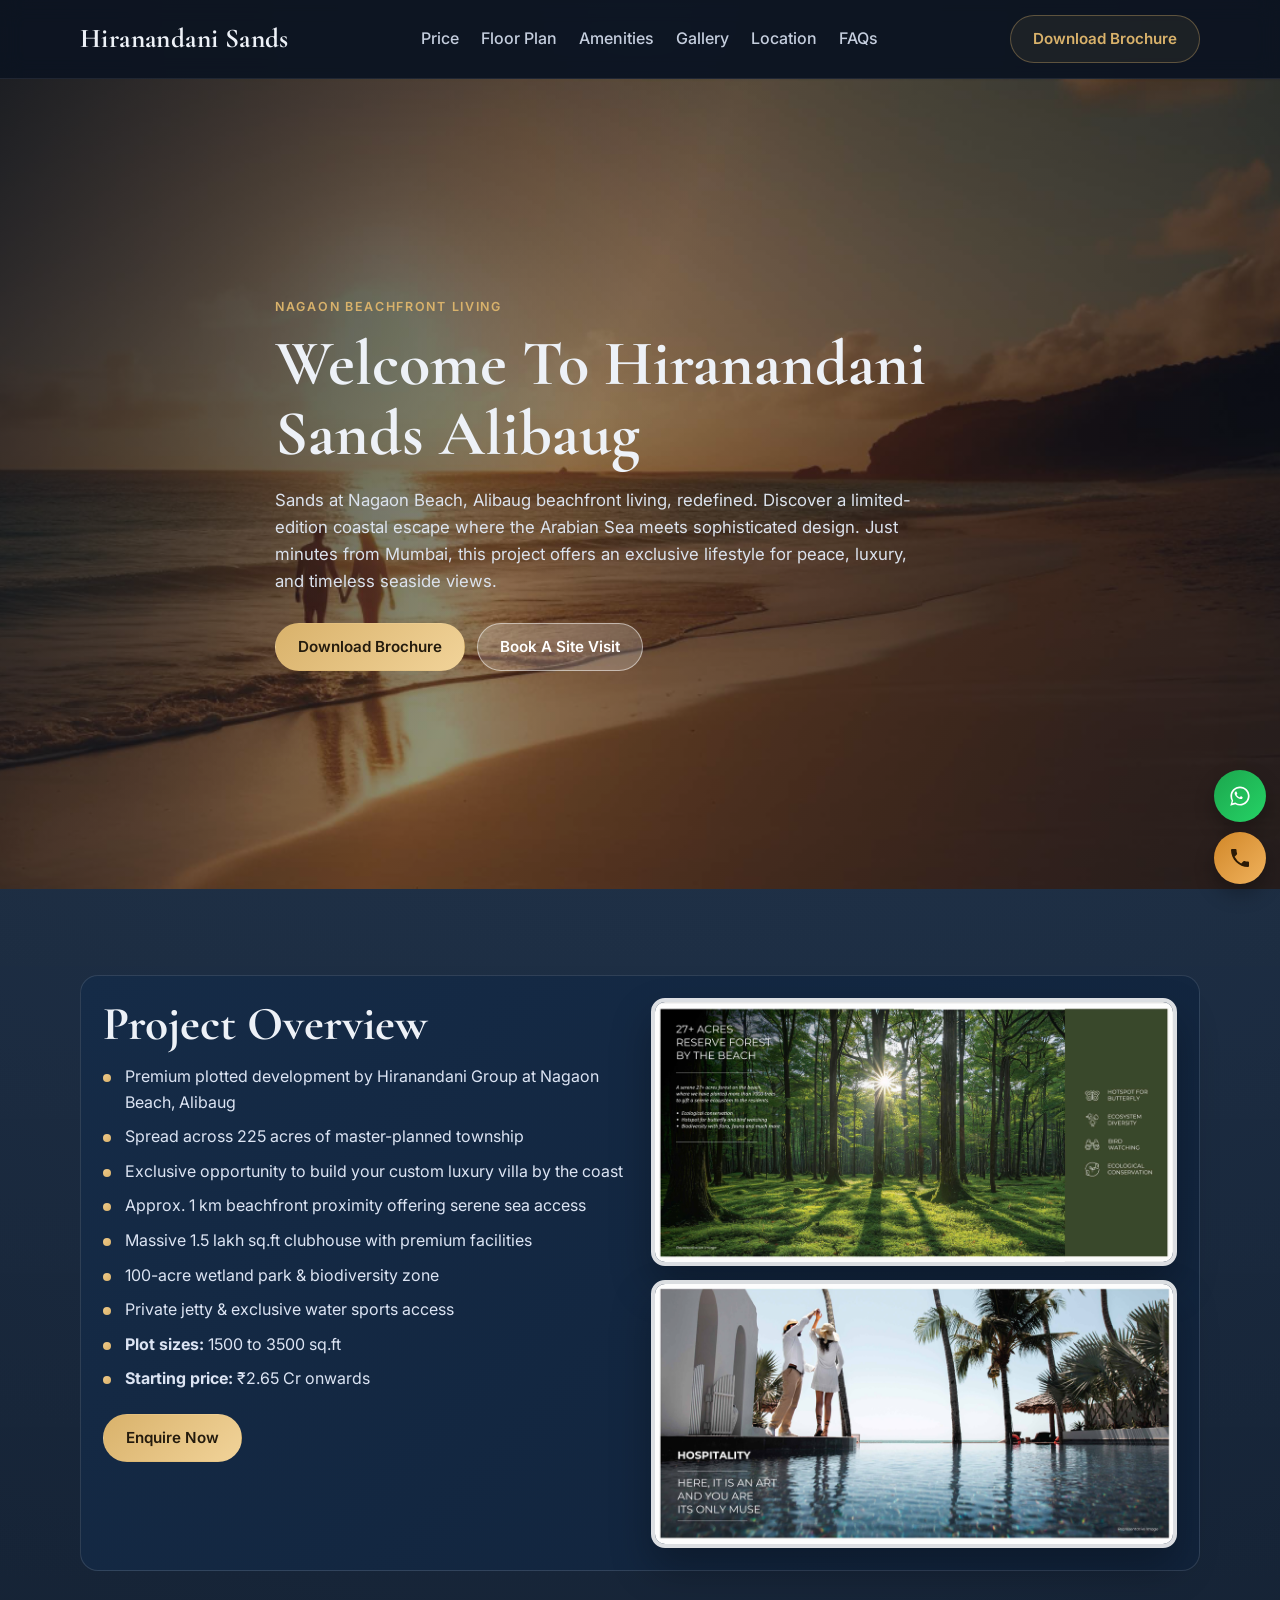
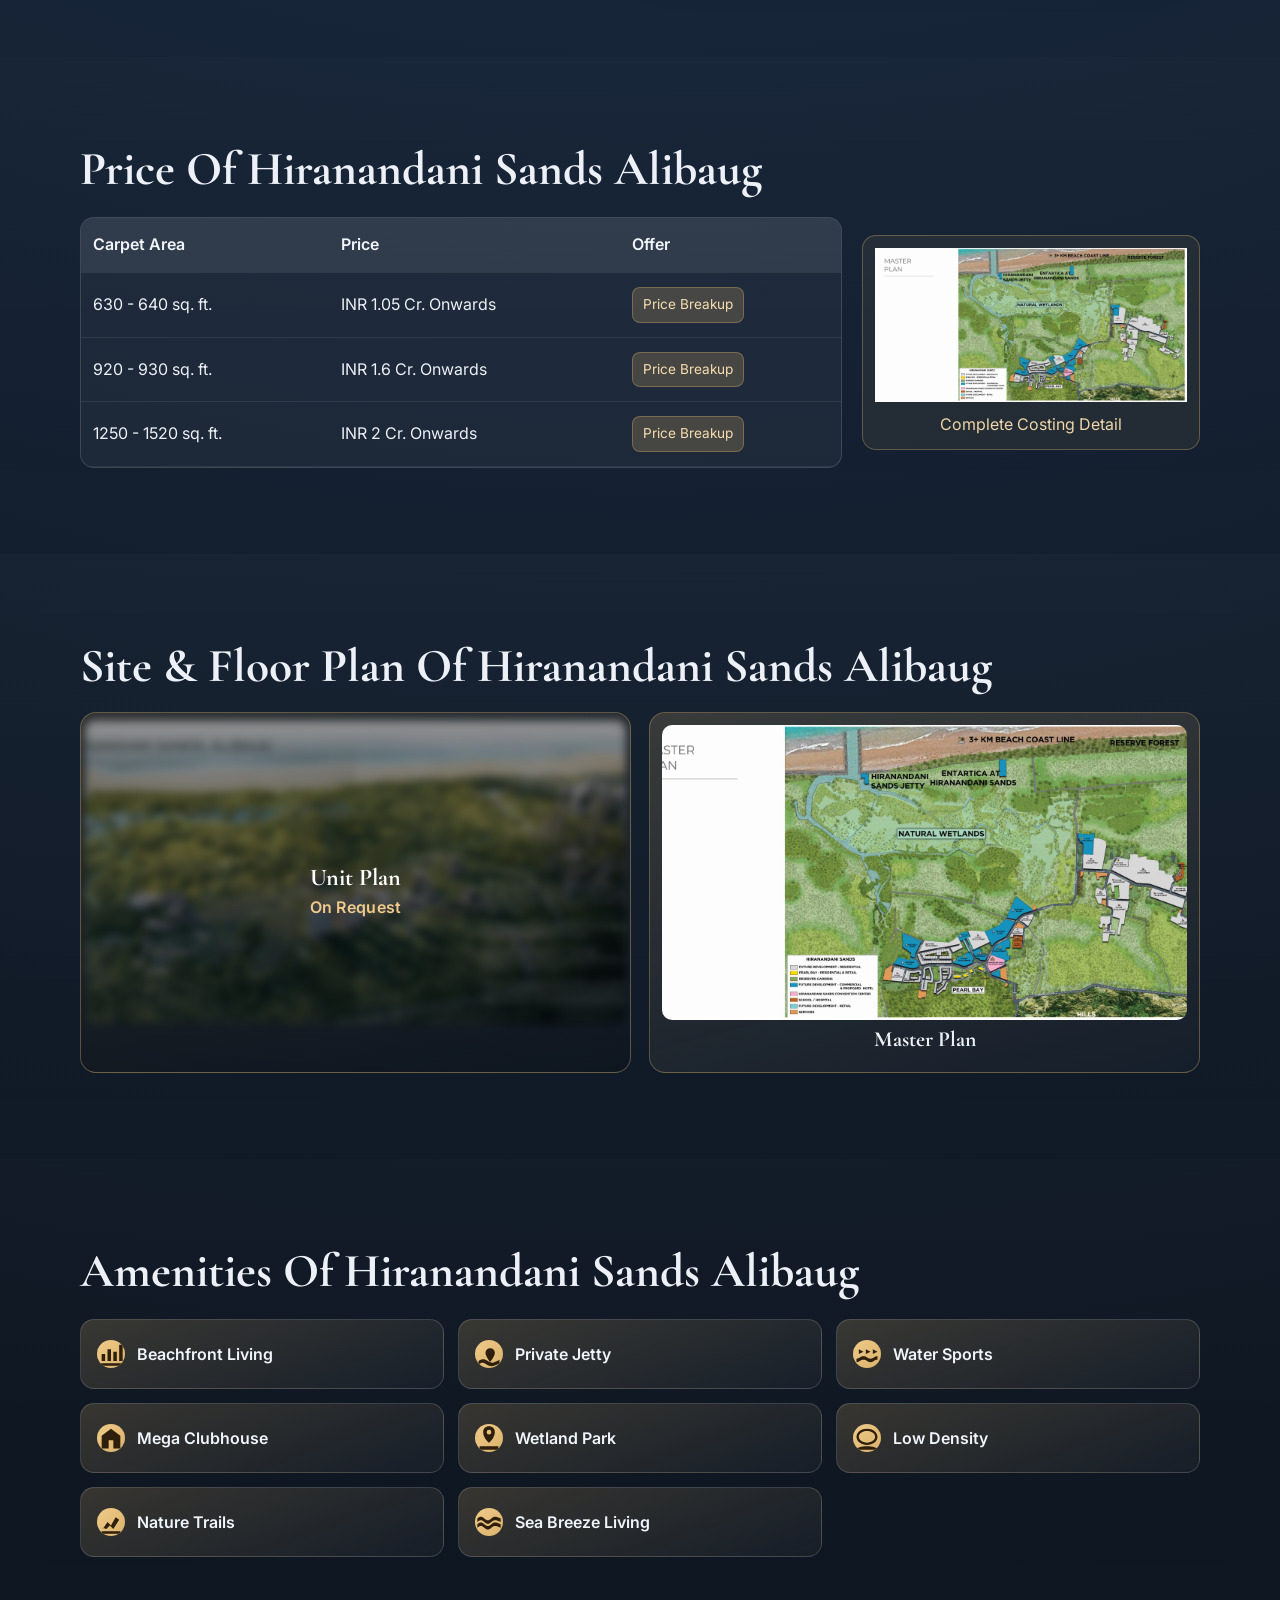
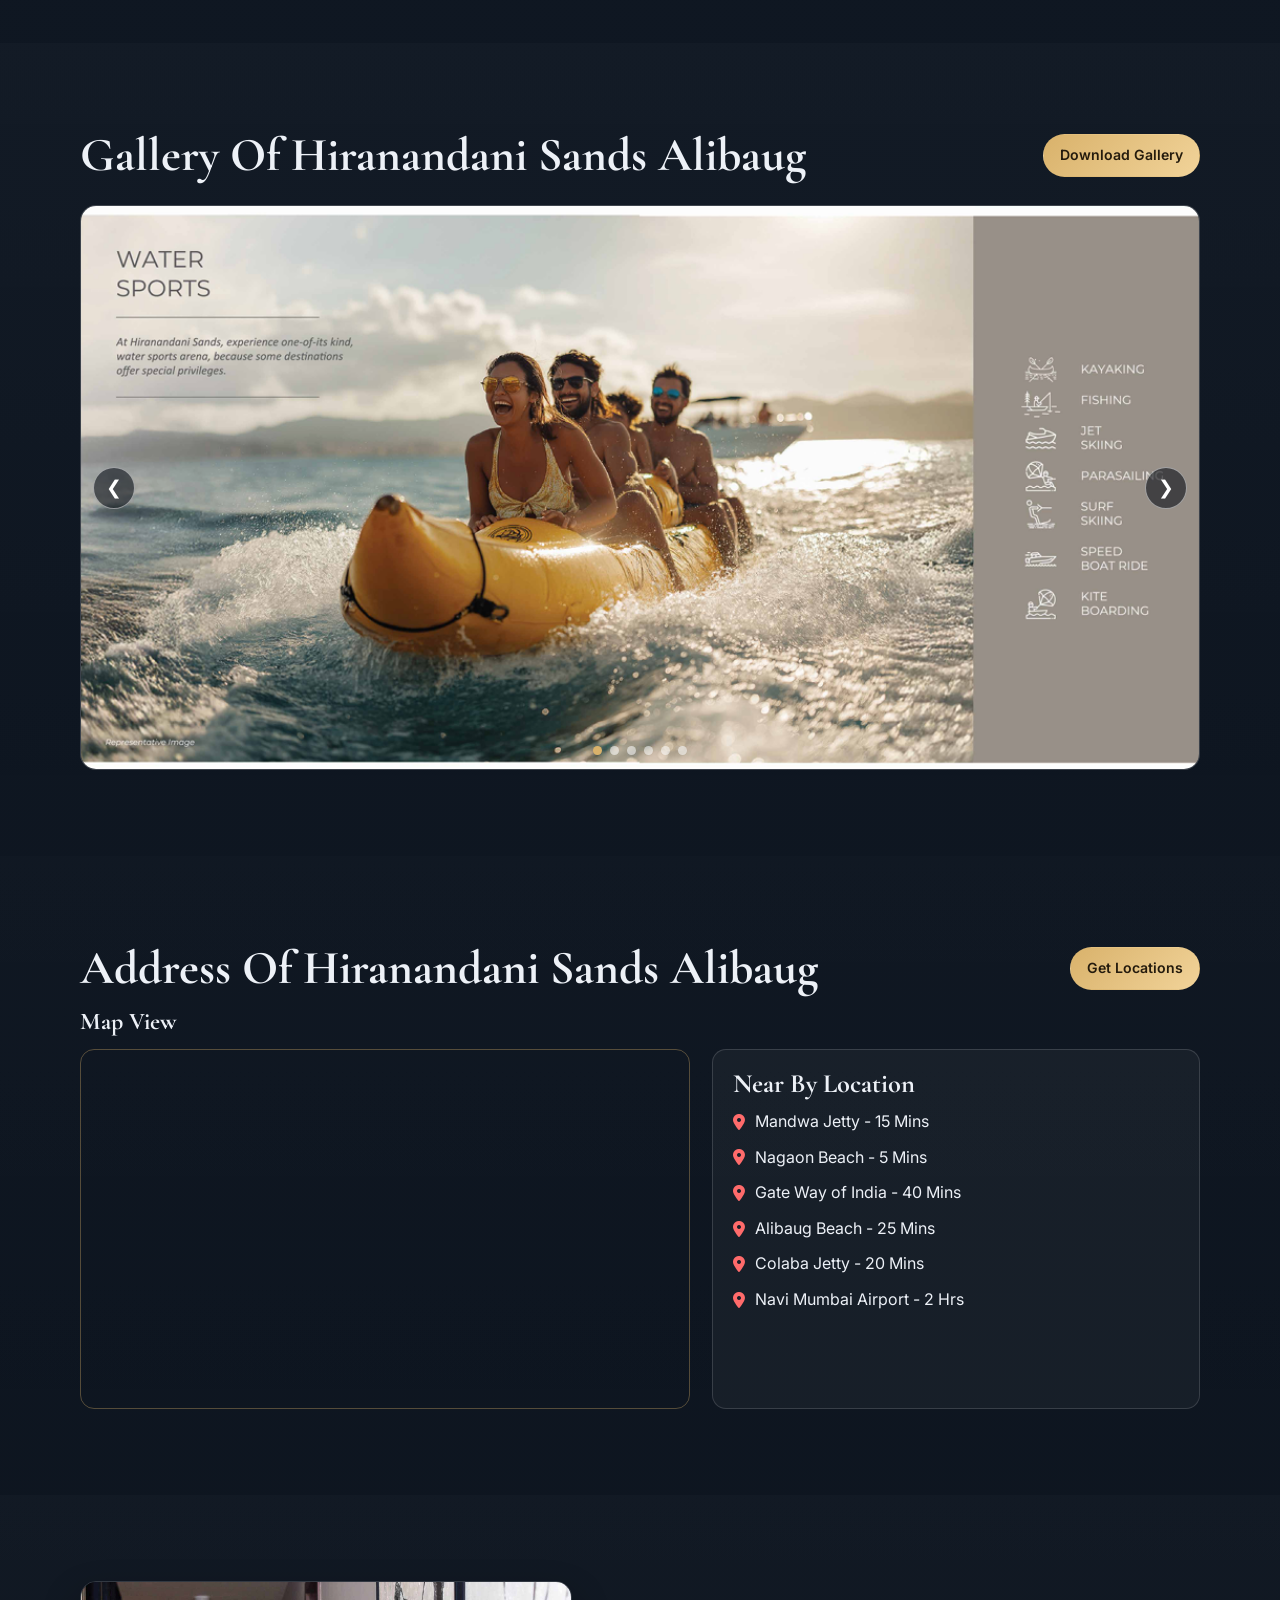
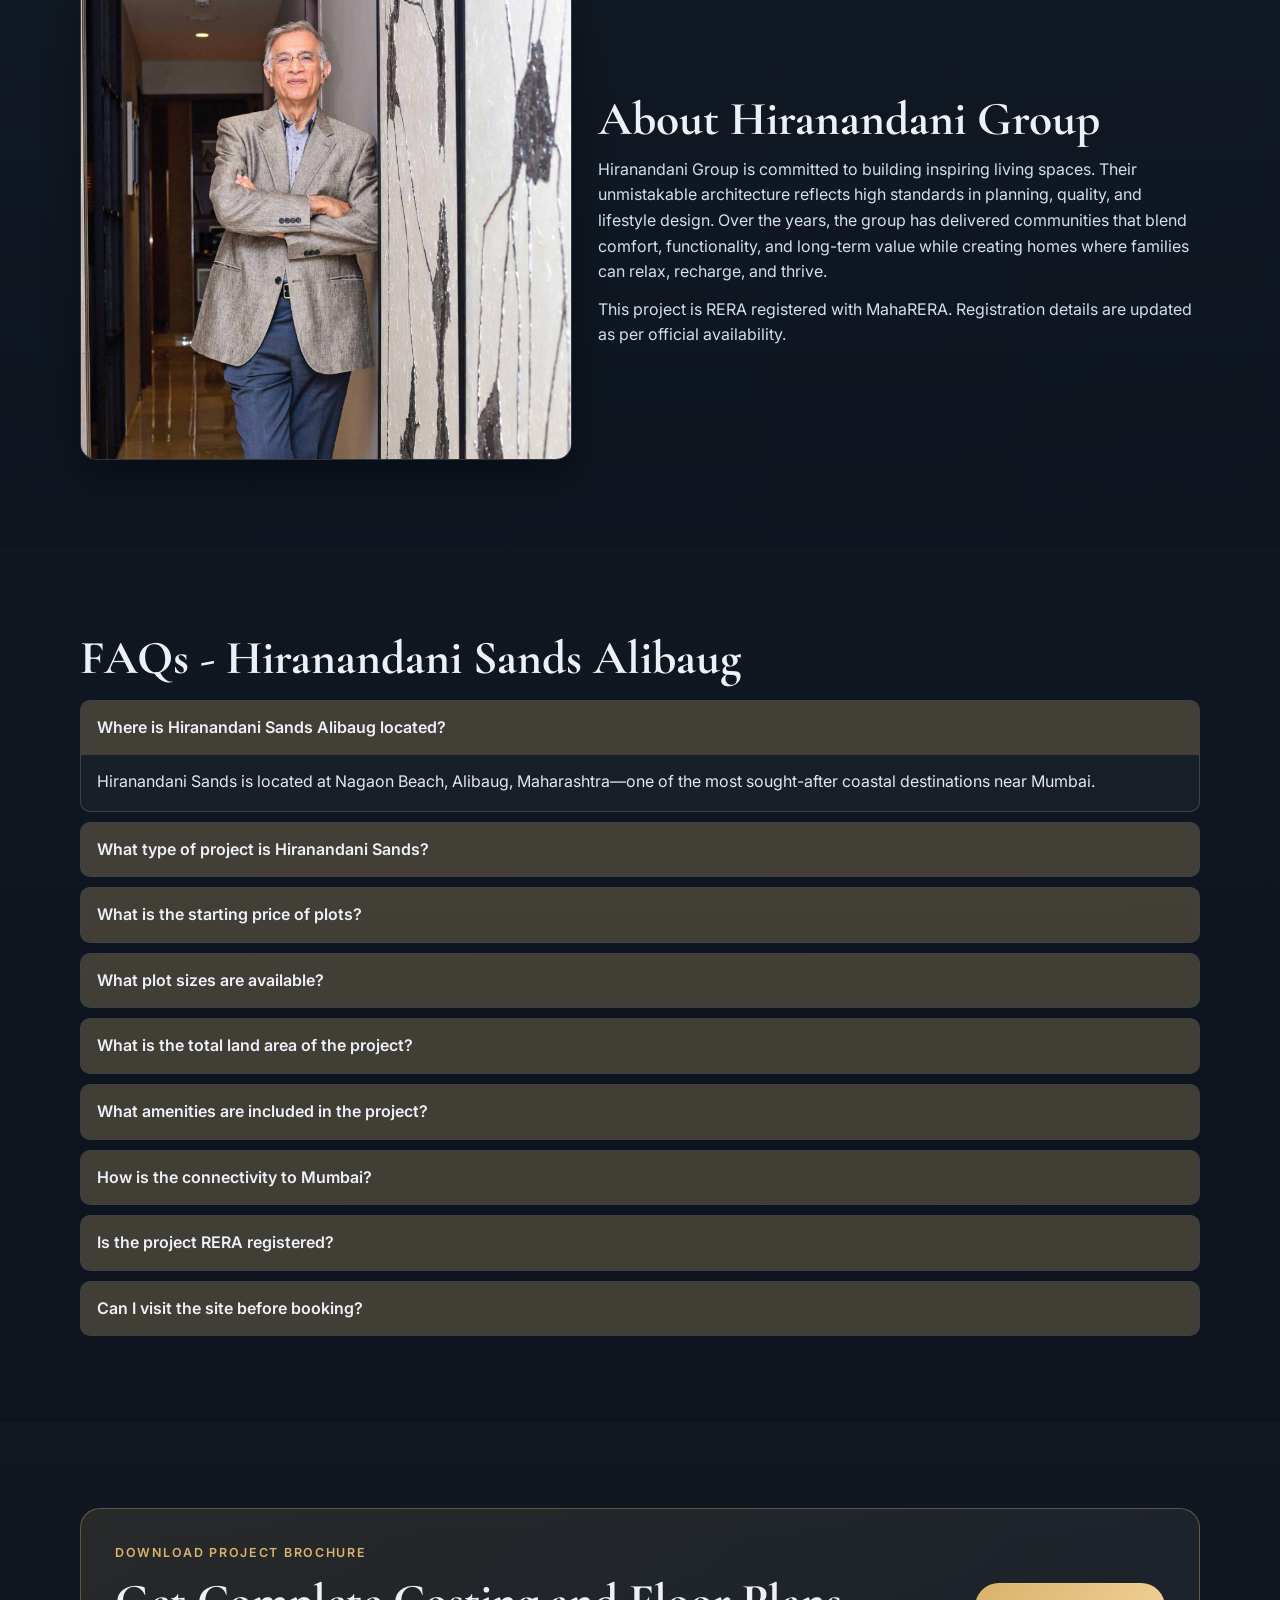
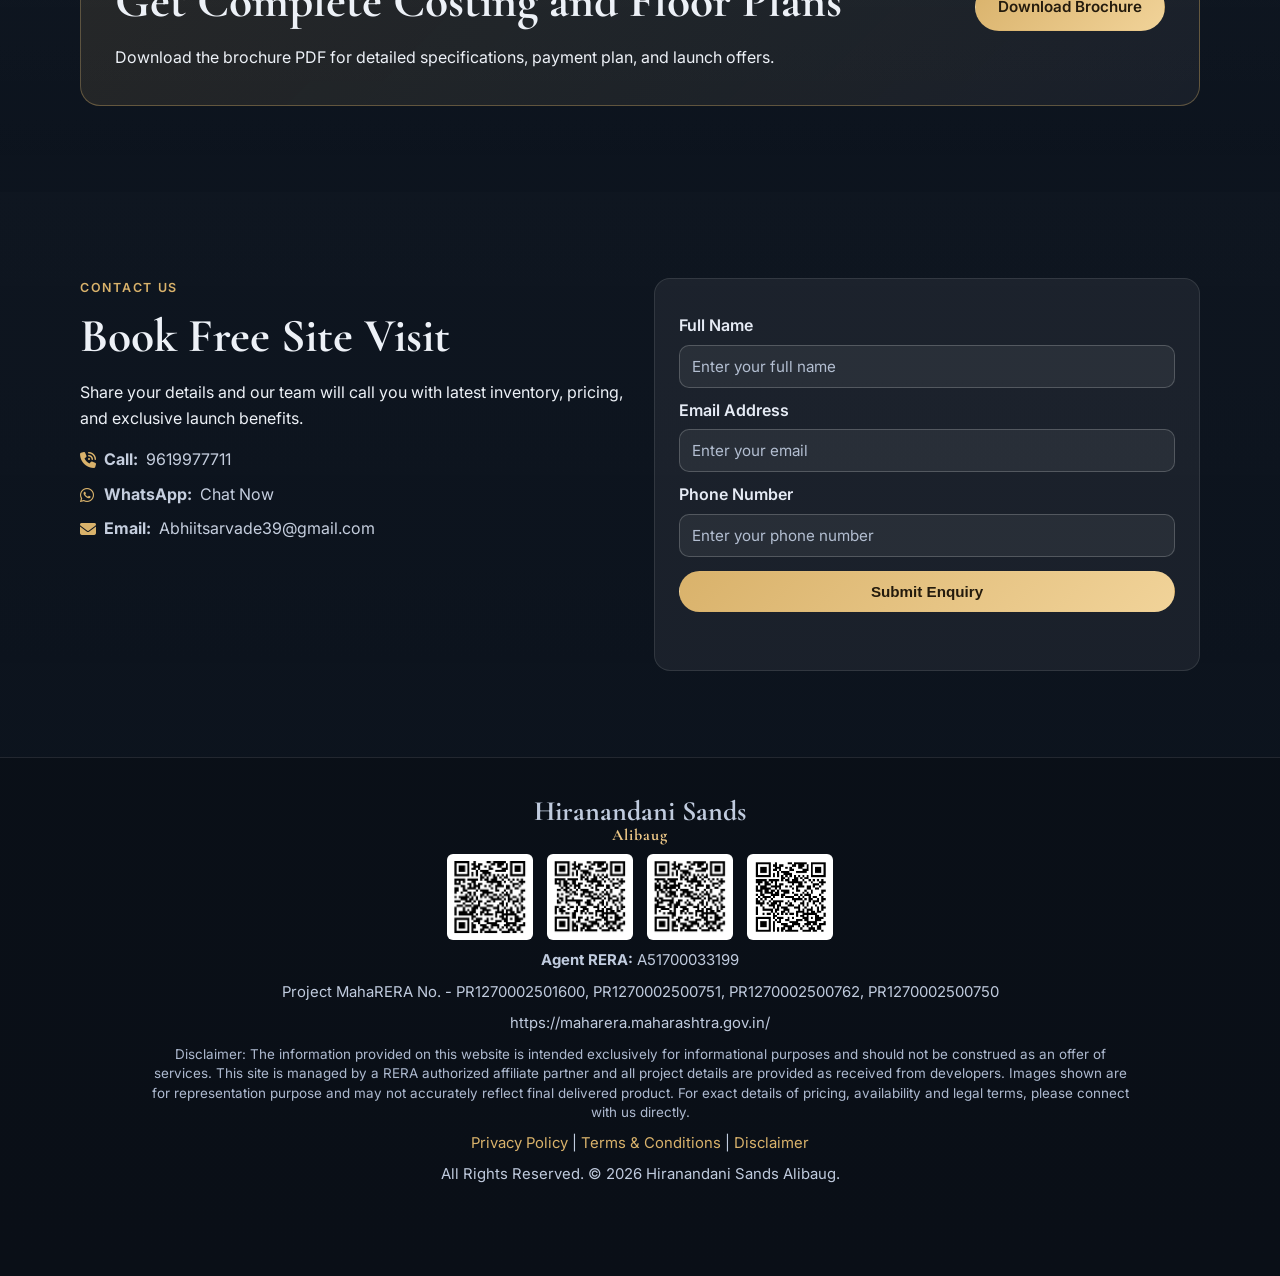
<file: index.html>
<!DOCTYPE html>
<html lang="en">
<head>
  <meta charset="UTF-8">
  <meta name="viewport" content="width=device-width, initial-scale=1.0">
  <title>Hiranandani Sands Alibaug | Premium Plots</title>
  <meta name="description" content="Royal landing page for Hiranandani Sands Alibaug plots with pricing, floor plan, amenities, gallery, location, FAQs, contact form, and brochure download.">
  <link rel="preconnect" href="https://fonts.googleapis.com">
  <link rel="preconnect" href="https://fonts.gstatic.com" crossorigin>
  <link href="https://fonts.googleapis.com/css2?family=Cormorant+Garamond:wght@500;600;700&family=Inter:wght@400;500;600;700&display=swap" rel="stylesheet">
  <link rel="stylesheet" href="https://cdnjs.cloudflare.com/ajax/libs/font-awesome/6.5.2/css/all.min.css" integrity="sha512-SnH5WK+bZxgPHs44uWix+LLJAJ9/2PkPKZ5QiAj6Ta86w+fsb2TkR4j8R9Qn8K/ux0g9F0Q5c5e0siJY9V+7Nw==" crossorigin="anonymous" referrerpolicy="no-referrer">
  <link rel="stylesheet" href="style.css">
</head>
<body>
  <header class="topbar">
    <div class="container nav-wrap">
      <a href="#home" class="brand">Hiranandani Sands</a>
      <button class="menu-toggle" type="button" aria-label="Open menu" aria-expanded="false" aria-controls="primary-nav">
        <span></span>
        <span></span>
        <span></span>
      </button>
      <nav class="nav-links" id="primary-nav">
        <a href="#price">Price</a>
        <a href="#plans">Floor Plan</a>
        <a href="#amenities">Amenities</a>
        <a href="#gallery">Gallery</a>
        <a href="#location">Location</a>
        <a href="#faq">FAQs</a>
      </nav>
      <a href="#" class="btn btn-outline open-enquiry">Download Brochure</a>
    </div>
  </header>

  <main>
    <section id="home" class="hero reveal">
      <div class="hero-overlay"></div>
      <div class="container hero-content">
        <p class="eyebrow">Nagaon Beachfront Living</p>
        <h1>Welcome To Hiranandani Sands Alibaug</h1>
        <p class="hero-copy">
          Sands at Nagaon Beach, Alibaug beachfront living, redefined. Discover a limited-edition coastal escape where the Arabian Sea meets sophisticated design. Just minutes from Mumbai, this project offers an exclusive lifestyle for peace, luxury, and timeless seaside views.
        </p>
        <div class="hero-actions">
          <a href="#" class="btn btn-gold open-enquiry">Download Brochure</a>
          <a href="#contact" class="btn btn-light">Book A Site Visit</a>
        </div>
      </div>
    </section>

    <section id="overview" class="section reveal">
      <div class="container">
        <div class="overview-panel">
          <div>
            <div class="section-head">
              <h2>Project Overview</h2>
            </div>
            <ul class="overview-list">
              <li>Premium plotted development by Hiranandani Group at Nagaon Beach, Alibaug</li>
              <li>Spread across 225 acres of master-planned township</li>
              <li>Exclusive opportunity to build your custom luxury villa by the coast</li>
              <li>Approx. 1 km beachfront proximity offering serene sea access</li>
              <li>Massive 1.5 lakh sq.ft clubhouse with premium facilities</li>
              <li>100-acre wetland park & biodiversity zone</li>
              <li>Private jetty & exclusive water sports access</li>
              <li><strong>Plot sizes:</strong> 1500 to 3500 sq.ft</li>
              <li><strong>Starting price:</strong> ₹2.65 Cr onwards</li>
            </ul>
            <div class="overview-action">
              <a href="#" class="btn btn-gold open-enquiry">Enquire Now</a>
            </div>
          </div>
          <div class="overview-image">
            <img src="assets/g2.png" alt="Hiranandani Sands coastal overview">
            <img src="assets/g4.png" alt="Hiranandani Sands secondary overview">
          </div>
        </div>
      </div>
    </section>

    <section id="price" class="section reveal">
      <div class="container">
        <div class="section-head">
          <h2>Price Of Hiranandani Sands Alibaug</h2>
        </div>
        <div class="price-wrap">
          <div class="table-card">
            <table>
              <thead>
                <tr>
                  <th>Carpet Area</th>
                  <th>Price</th>
                  <th>Offer</th>
                </tr>
              </thead>
              <tbody>
                <tr>
                  <td>630 - 640 sq. ft.</td>
                  <td>INR 1.05 Cr. Onwards</td>
                  <td><a href="#" class="chip open-enquiry">Price Breakup</a></td>
                </tr>
                <tr>
                  <td>920 - 930 sq. ft.</td>
                  <td>INR 1.6 Cr. Onwards</td>
                  <td><a href="#" class="chip open-enquiry">Price Breakup</a></td>
                </tr>
                <tr>
                  <td>1250 - 1520 sq. ft.</td>
                  <td>INR 2 Cr. Onwards</td>
                  <td><a href="#" class="chip open-enquiry">Price Breakup</a></td>
                </tr>
              </tbody>
            </table>
          </div>
          <aside class="pricing-side open-enquiry" role="button" tabindex="0" aria-label="Open enquiry form for complete costing detail">
            <img src="assets/5.png" alt="Complete costing detail and master plan preview">
            <p>Complete Costing Detail</p>
          </aside>
        </div>
      </div>
    </section>

    <section id="plans" class="section reveal">
      <div class="container">
        <div class="section-head">
          <h2>Site & Floor Plan Of Hiranandani Sands Alibaug</h2>
        </div>
        <div class="plan-grid">
          <article class="frame-card unit-plan-card open-enquiry" role="button" tabindex="0" aria-label="Open enquiry form for Unit Plan">
            <img src="assets/4.png" alt="Unit plan of Hiranandani Sands Alibaug">
            <div class="unit-plan-overlay">
              <h3>Unit Plan</h3>
              <p>On Request</p>
            </div>
          </article>
          <article class="frame-card open-enquiry" role="button" tabindex="0" aria-label="Open enquiry form for Master Plan">
            <img src="assets/5.png" alt="Master plan of Hiranandani Sands Alibaug">
            <h3>Master Plan</h3>
          </article>
        </div>
      </div>
    </section>

    <section id="amenities" class="section reveal">
      <div class="container">
        <div class="section-head">
          <h2>Amenities Of Hiranandani Sands Alibaug</h2>
        </div>
        <div class="amenity-grid">
          <article class="amenity-card"><svg viewBox="0 0 24 24" aria-hidden="true"><path fill="currentColor" d="M2 20h20v2H2v-2zm2-8h3v6H4v-6zm5-4h3v10H9V8zm5 2h3v8h-3v-8zm5-6h3v14h-3V4z"></path></svg><span>Beachfront Living</span></article>
          <article class="amenity-card"><svg viewBox="0 0 24 24" aria-hidden="true"><path fill="currentColor" d="M3 18c3-2 5-2 8 0s5 2 10-1v3c-5 3-8 3-11 1s-4-2-7 0v-3zm6-7a4 4 0 1 1 8 0c0 3-4 8-4 8s-4-5-4-8z"></path></svg><span>Private Jetty</span></article>
          <article class="amenity-card"><svg viewBox="0 0 24 24" aria-hidden="true"><path fill="currentColor" d="M3 16c3 0 3-2 6-2s3 2 6 2 3-2 6-2v3c-3 0-3 2-6 2s-3-2-6-2-3 2-6 2v-3zm2-8 4 2-4 2V8zm6 0 4 2-4 2V8zm6 0 4 2-4 2V8z"></path></svg><span>Water Sports</span></article>
          <article class="amenity-card"><svg viewBox="0 0 24 24" aria-hidden="true"><path fill="currentColor" d="M4 21V10l8-6 8 6v11h-6v-7h-4v7H4z"></path></svg><span>Mega Clubhouse</span></article>
          <article class="amenity-card"><svg viewBox="0 0 24 24" aria-hidden="true"><path fill="currentColor" d="M12 2c3 0 5 2 5 5 0 5-5 9-5 9s-5-4-5-9c0-3 2-5 5-5zm0 3a2 2 0 1 0 0 4 2 2 0 0 0 0-4zm-8 14h16v3H4v-3z"></path></svg><span>Wetland Park</span></article>
          <article class="amenity-card"><svg viewBox="0 0 24 24" aria-hidden="true"><path fill="currentColor" d="M12 4c5 0 9 3 9 7s-4 7-9 7-9-3-9-7 4-7 9-7zm0 2c-4 0-7 2.24-7 5s3 5 7 5 7-2.24 7-5-3-5-7-5zm0 13c4.8 0 8.8 1.1 10 3H2c1.2-1.9 5.2-3 10-3z"></path></svg><span>Low Density</span></article>
          <article class="amenity-card"><svg viewBox="0 0 24 24" aria-hidden="true"><path fill="currentColor" d="M4 20h16v2H4v-2zM5 18l4-6 3 3 4-7 3 2-5 8-3-3-3 3-3-1z"></path></svg><span>Nature Trails</span></article>
          <article class="amenity-card"><svg viewBox="0 0 24 24" aria-hidden="true"><path fill="currentColor" d="M2 14c2-2 4-2 6 0s4 2 6 0 4-2 8 0v3c-4-2-6-2-8 0s-4 2-6 0-4-2-6 0v-3zm0-5c2-2 4-2 6 0s4 2 6 0 4-2 8 0v3c-4-2-6-2-8 0s-4 2-6 0-4-2-6 0V9z"></path></svg><span>Sea Breeze Living</span></article>
        </div>
      </div>
    </section>

    <section id="gallery" class="section reveal">
      <div class="container">
        <div class="section-head inline-head">
          <h2>Gallery Of Hiranandani Sands Alibaug</h2>
          <a href="#" class="btn btn-gold small open-enquiry">Download Gallery</a>
        </div>
        <div class="gallery-carousel" data-carousel>
          <button class="carousel-btn prev" type="button" aria-label="Previous gallery image">&#10094;</button>
          <div class="carousel-track">
            <img src="assets/g1.png" alt="Gallery image 1">
            <img src="assets/g2.png" alt="Gallery image 2">
            <img src="assets/g3.png" alt="Gallery image 3">
            <img src="assets/g4.png" alt="Gallery image 4">
            <img src="assets/g5.png" alt="Gallery image 5">
            <img src="assets/g6.png" alt="Gallery image 6">
          </div>
          <button class="carousel-btn next" type="button" aria-label="Next gallery image">&#10095;</button>
          <div class="carousel-dots" aria-label="Gallery indicators"></div>
        </div>
      </div>
    </section>

    <section id="location" class="section reveal">
      <div class="container">
        <div class="section-head inline-head">
          <h2>Address Of Hiranandani Sands Alibaug</h2>
          <a href="#" class="btn btn-gold small open-enquiry">Get Locations</a>
        </div>
        <h3 class="sub-title">Map View</h3>
        <div class="location-grid">
          <div class="map-card">
            <iframe
              title="Map of Alibaug"
              src="https://www.google.com/maps?q=Alibaug%20Maharashtra&output=embed"
              loading="lazy"
              referrerpolicy="no-referrer-when-downgrade">
            </iframe>
          </div>
          <div class="nearby">
            <h3>Near By Location</h3>
            <ul>
              <li><i class="fa-solid fa-location-dot" aria-hidden="true"></i>Mandwa Jetty - 15 Mins</li>
              <li><i class="fa-solid fa-location-dot" aria-hidden="true"></i>Nagaon Beach - 5 Mins</li>
              <li><i class="fa-solid fa-location-dot" aria-hidden="true"></i>Gate Way of India - 40 Mins</li>
              <li><i class="fa-solid fa-location-dot" aria-hidden="true"></i>Alibaug Beach - 25 Mins</li>
              <li><i class="fa-solid fa-location-dot" aria-hidden="true"></i>Colaba Jetty - 20 Mins</li>
              <li><i class="fa-solid fa-location-dot" aria-hidden="true"></i>Navi Mumbai Airport - 2 Hrs</li>
            </ul>
          </div>
        </div>
      </div>
    </section>

    <section id="about" class="section reveal">
      <div class="container about-wrap">
        <div class="about-image">
          <img src="assets/about.png" alt="About Hiranandani Group">
        </div>
        <div>
        <div class="section-head">
          <h2>About Hiranandani Group</h2>
        </div>
        <p class="long-copy">
          Hiranandani Group is committed to building inspiring living spaces. Their unmistakable architecture reflects high standards in planning, quality, and lifestyle design. Over the years, the group has delivered communities that blend comfort, functionality, and long-term value while creating homes where families can relax, recharge, and thrive.
        </p>
        <p class="long-copy">
          This project is RERA registered with MahaRERA. Registration details are updated as per official availability.
        </p>
        </div>
      </div>
    </section>

    <section id="faq" class="section reveal">
      <div class="container">
        <div class="section-head">
          <h2>FAQs - Hiranandani Sands Alibaug</h2>
        </div>
        <div class="faq-list">
          <details open>
            <summary>Where is Hiranandani Sands Alibaug located?</summary>
            <p>Hiranandani Sands is located at Nagaon Beach, Alibaug, Maharashtra—one of the most sought-after coastal destinations near Mumbai.</p>
          </details>
          <details>
            <summary>What type of project is Hiranandani Sands?</summary>
            <p>It is a premium plotted development where you can build your own custom luxury villa.</p>
          </details>
          <details>
            <summary>What is the starting price of plots?</summary>
            <p>Plots at Hiranandani Sands start from ₹2.65 Cr onwards, depending on size and location.</p>
          </details>
          <details>
            <summary>What plot sizes are available?</summary>
            <p>The project offers plots ranging from 1500 to 3500 sq.ft to suit different needs.</p>
          </details>
          <details>
            <summary>What is the total land area of the project?</summary>
            <p>The project is spread across a massive 225-acre master-planned township.</p>
          </details>
          <details>
            <summary>What amenities are included in the project?</summary>
            <p>Residents get access to a mega clubhouse, wetland park, private jetty, water sports, and landscaped open spaces.</p>
          </details>
          <details>
            <summary>How is the connectivity to Mumbai?</summary>
            <p>The project is well connected via Mandwa Jetty (~35 mins) and upcoming infrastructure like the Virar–Alibaug corridor.</p>
          </details>
          <details>
            <summary>Is the project RERA registered?</summary>
            <p>Yes, Hiranandani Sands is a RERA-registered project, ensuring transparency and compliance.</p>
          </details>
          <details>
            <summary>Can I visit the site before booking?</summary>
            <p>Yes, site visits and virtual tours are available with prior booking.</p>
          </details>
        </div>
      </div>
    </section>

    <section class="section cta reveal">
      <div class="container cta-wrap">
        <div>
          <p class="eyebrow">Download Project Brochure</p>
          <h2>Get Complete Costing and Floor Plans</h2>
          <p>Download the brochure PDF for detailed specifications, payment plan, and launch offers.</p>
        </div>
        <a href="#" class="btn btn-gold open-enquiry">Download Brochure</a>
      </div>
    </section>

    <section id="contact" class="section contact reveal">
      <div class="container contact-grid">
        <div>
          <p class="eyebrow">Contact Us</p>
          <h2>Book Free Site Visit</h2>
          <p>
            Share your details and our team will call you with latest inventory, pricing, and exclusive launch benefits.
          </p>
          <ul class="feature-list icon-list">
            <li><i class="fa-solid fa-phone-volume" aria-hidden="true"></i><strong>Call:</strong> <a href="tel:9619977711">9619977711</a></li>
            <li><i class="fa-brands fa-whatsapp" aria-hidden="true"></i><strong>WhatsApp:</strong> <a href="https://wa.me/919619977711" target="_blank" rel="noopener noreferrer">Chat Now</a></li>
            <li><i class="fa-solid fa-envelope" aria-hidden="true"></i><strong>Email:</strong> Abhiitsarvade39@gmail.com</li>
          </ul>
        </div>
        <form id="enquiry-form" class="contact-form js-enquiry-form" action="https://formsubmit.co/Abhiitsarvade39@gmail.com" method="post">
          <input type="hidden" name="_subject" value="New Enquiry - Hiranandani Sands Alibaug">
          <input type="hidden" name="_captcha" value="false">
          <input type="hidden" name="_template" value="table">
          <input type="hidden" name="_next" value="https://hiranandanisands-alibaug.com/">

          <label for="name">Full Name</label>
          <input id="name" name="name" type="text" placeholder="Enter your full name" required>

          <label for="email">Email Address</label>
          <input id="email" name="email" type="email" placeholder="Enter your email" required>

          <label for="phone">Phone Number</label>
          <input id="phone" name="phone" type="tel" placeholder="Enter your phone number" required>

          <button type="submit" class="btn btn-gold full">Submit Enquiry</button>
          <p id="form-status" class="form-status" role="status" aria-live="polite"></p>
        </form>
      </div>
    </section>
  </main>

  <footer class="footer">
    <div class="container footer-wrap">
      <div class="footer-brand">
        <h3>Hiranandani Sands <span>Alibaug</span></h3>
      </div>
      <div class="footer-qr-row">
        <img src="assets/qr1.png" alt="QR code 1">
        <img src="assets/qr2.png" alt="QR code 2">
        <img src="assets/qr3.png" alt="QR code 3">
        <img src="assets/qr4.png" alt="QR code 4">
      </div>
      <p><strong>Agent RERA:</strong> A51700033199</p>
      <p>Project MahaRERA No. - PR1270002501600, PR1270002500751, PR1270002500762, PR1270002500750</p>
      <p><a href="https://maharera.maharashtra.gov.in/" target="_blank" rel="noopener noreferrer">https://maharera.maharashtra.gov.in/</a></p>
      <p class="footer-note">
        Disclaimer: The information provided on this website is intended exclusively for informational purposes and should not be construed as an offer of services. This site is managed by a RERA authorized affiliate partner and all project details are provided as received from developers. Images shown are for representation purpose and may not accurately reflect final delivered product. For exact details of pricing, availability and legal terms, please connect with us directly.
      </p>
      <p class="footer-links">
        <a href="privacy-policy.html">Privacy Policy</a> |
        <a href="privacy-policy.html">Terms & Conditions</a> |
        <a href="privacy-policy.html">Disclaimer</a>
      </p>
      <p>All Rights Reserved. © 2026 Hiranandani Sands Alibaug.</p>
    </div>
  </footer>

  <div class="floating-cta">
    <a class="float-btn whatsapp" href="https://wa.me/919619977711" target="_blank" rel="noopener noreferrer" aria-label="Chat on WhatsApp">
      <svg viewBox="0 0 32 32" aria-hidden="true" focusable="false">
        <path fill="currentColor" d="M19.11 17.34c-.27-.14-1.58-.78-1.82-.87-.24-.09-.42-.14-.6.14-.18.27-.69.87-.85 1.05-.16.18-.31.2-.58.07-.27-.14-1.13-.42-2.16-1.35-.8-.71-1.34-1.58-1.5-1.85-.16-.27-.02-.41.12-.55.12-.12.27-.31.4-.47.13-.16.18-.27.27-.45.09-.18.05-.34-.02-.47-.07-.14-.6-1.45-.82-1.98-.22-.53-.45-.45-.6-.46h-.51c-.18 0-.47.07-.71.34-.24.27-.93.91-.93 2.22 0 1.31.95 2.58 1.08 2.76.13.18 1.86 2.84 4.52 3.98.63.27 1.12.43 1.5.55.63.2 1.2.17 1.65.1.5-.07 1.58-.64 1.8-1.26.22-.62.22-1.15.16-1.26-.07-.11-.25-.18-.52-.32zM16 3.2C8.93 3.2 3.2 8.93 3.2 16c0 2.27.6 4.5 1.75 6.46L3 29l6.73-1.92A12.73 12.73 0 0 0 16 28.8c7.07 0 12.8-5.73 12.8-12.8S23.07 3.2 16 3.2zm0 23.31c-2.03 0-4.02-.55-5.76-1.6l-.41-.24-3.99 1.14 1.07-3.9-.27-.4A10.47 10.47 0 0 1 5.5 16c0-5.79 4.71-10.5 10.5-10.5S26.5 10.21 26.5 16 21.79 26.51 16 26.51z"></path>
      </svg>
    </a>
    <a class="float-btn call" href="tel:9619977711" aria-label="Call now">
      <svg viewBox="0 0 24 24" aria-hidden="true" focusable="false">
        <path fill="currentColor" d="M6.62 10.79a15.05 15.05 0 0 0 6.59 6.59l2.2-2.2a1 1 0 0 1 1.02-.24c1.12.37 2.33.57 3.57.57a1 1 0 0 1 1 1V20a1 1 0 0 1-1 1C10.85 21 3 13.15 3 4a1 1 0 0 1 1-1h3.5a1 1 0 0 1 1 1c0 1.24.2 2.45.57 3.57a1 1 0 0 1-.24 1.02l-2.2 2.2z"></path>
      </svg>
    </a>
  </div>

  <div id="enquiry-modal" class="modal" aria-hidden="true">
    <div class="modal-overlay close-modal"></div>
    <div class="modal-dialog" role="dialog" aria-modal="true" aria-labelledby="modal-title">
      <button class="modal-close close-modal" type="button" aria-label="Close enquiry form">
        &times;
      </button>
      <h3 id="modal-title">Get Complete Costing & Price Breakup</h3>
      <p class="modal-copy">Share your details and our team will connect with complete project pricing.</p>
      <form class="contact-form js-enquiry-form" action="https://formsubmit.co/Abhiitsarvade39@gmail.com" method="post">
        <input type="hidden" name="_subject" value="Popup Enquiry - Hiranandani Sands Alibaug">
        <input type="hidden" name="_captcha" value="false">
        <input type="hidden" name="_template" value="table">
        <input type="hidden" name="_next" value="https://hiranandanisands-alibaug.com/">

        <label for="popup-name">Full Name</label>
        <input id="popup-name" name="name" type="text" placeholder="Enter your full name" required>

        <label for="popup-email">Email Address</label>
        <input id="popup-email" name="email" type="email" placeholder="Enter your email" required>

        <label for="popup-phone">Phone Number</label>
        <input id="popup-phone" name="phone" type="tel" placeholder="Enter your phone number" required>

        <button type="submit" class="btn btn-gold full">Submit Enquiry</button>
        <p class="form-status" role="status" aria-live="polite"></p>
      </form>
    </div>
  </div>
  <script>
    const menuToggle = document.querySelector(".menu-toggle");
    const topbar = document.querySelector(".topbar");
    const mobileLinks = document.querySelectorAll(".nav-links a");

    if (menuToggle && topbar) {
      menuToggle.addEventListener("click", () => {
        const isOpen = topbar.classList.toggle("nav-open");
        menuToggle.setAttribute("aria-expanded", isOpen ? "true" : "false");
      });

      mobileLinks.forEach((link) => {
        link.addEventListener("click", () => {
          topbar.classList.remove("nav-open");
          menuToggle.setAttribute("aria-expanded", "false");
        });
      });
    }

    const modal = document.querySelector("#enquiry-modal");
    const openEnquiryButtons = document.querySelectorAll(".open-enquiry");
    const closeModalButtons = document.querySelectorAll(".close-modal");

    const openModal = () => {
      if (!modal) return;
      modal.classList.add("is-open");
      modal.setAttribute("aria-hidden", "false");
      document.body.classList.add("no-scroll");
    };

    const closeModal = () => {
      if (!modal) return;
      modal.classList.remove("is-open");
      modal.setAttribute("aria-hidden", "true");
      document.body.classList.remove("no-scroll");
    };

    openEnquiryButtons.forEach((button) => {
      button.addEventListener("click", (event) => {
        event.preventDefault();
        openModal();
      });

      button.addEventListener("keydown", (event) => {
        if (event.key === "Enter" || event.key === " ") {
          event.preventDefault();
          openModal();
        }
      });
    });

    closeModalButtons.forEach((button) => {
      button.addEventListener("click", closeModal);
    });

    document.addEventListener("keydown", (event) => {
      if (event.key === "Escape") {
        closeModal();
      }
    });

    const enquiryForms = document.querySelectorAll(".js-enquiry-form");
    enquiryForms.forEach((form) => {
      const status = form.querySelector(".form-status");
      if (!status) return;
      form.addEventListener("submit", async (event) => {
        event.preventDefault();
        status.classList.remove("success", "error");
        status.textContent = "Sending your enquiry...";
        try {
          const submitUrl = form.action.includes("/ajax/")
            ? form.action
            : form.action.replace("formsubmit.co/", "formsubmit.co/ajax/");

          const response = await fetch(submitUrl, {
            method: "POST",
            body: new FormData(form),
            headers: { Accept: "application/json" }
          });

          const data = await response.json();
          const isSuccess = response.ok && (data.success === "true" || data.success === true);

          if (!isSuccess) {
            const message = data.message || "Submission failed";
            throw new Error(message);
          }

          form.reset();
          status.classList.add("success");
          status.textContent = "Thank you! Your enquiry has been submitted successfully. Our team will contact you shortly.";
          if (form.closest("#enquiry-modal")) {
            setTimeout(closeModal, 1200);
          }
        } catch (error) {
          status.classList.add("error");
          if (String(error.message).toLowerCase().includes("web server")) {
            status.textContent = "Form works only via a web server URL. Open this page using Live Server or hosting, not as a local file.";
          } else {
            status.textContent = "Unable to submit right now. Please call or WhatsApp us at 9619977711.";
          }
        }
      });
    });

    if (window.location.protocol === "file:") {
      const localModeMessage = "Local file mode detected. Use a web server (Live Server) for form emails.";
      document.querySelectorAll(".form-status").forEach((el) => {
        if (!el.textContent) {
          el.textContent = localModeMessage;
        }
      });
    }

    const carousel = document.querySelector("[data-carousel]");
    if (carousel) {
      const track = carousel.querySelector(".carousel-track");
      const slides = Array.from(track.querySelectorAll("img"));
      const prev = carousel.querySelector(".carousel-btn.prev");
      const next = carousel.querySelector(".carousel-btn.next");
      const dotsWrap = carousel.querySelector(".carousel-dots");
      let index = 0;

      const dots = slides.map((_, i) => {
        const dot = document.createElement("button");
        dot.type = "button";
        dot.className = i === 0 ? "active" : "";
        dot.setAttribute("aria-label", `Go to gallery slide ${i + 1}`);
        dot.addEventListener("click", () => goTo(i));
        dotsWrap.appendChild(dot);
        return dot;
      });

      function goTo(i) {
        index = (i + slides.length) % slides.length;
        track.style.transform = `translateX(-${index * 100}%)`;
        dots.forEach((d, idx) => d.classList.toggle("active", idx === index));
      }

      prev.addEventListener("click", () => goTo(index - 1));
      next.addEventListener("click", () => goTo(index + 1));
      setInterval(() => goTo(index + 1), 3500);
    }
  </script>
</body>
</html>
</file>
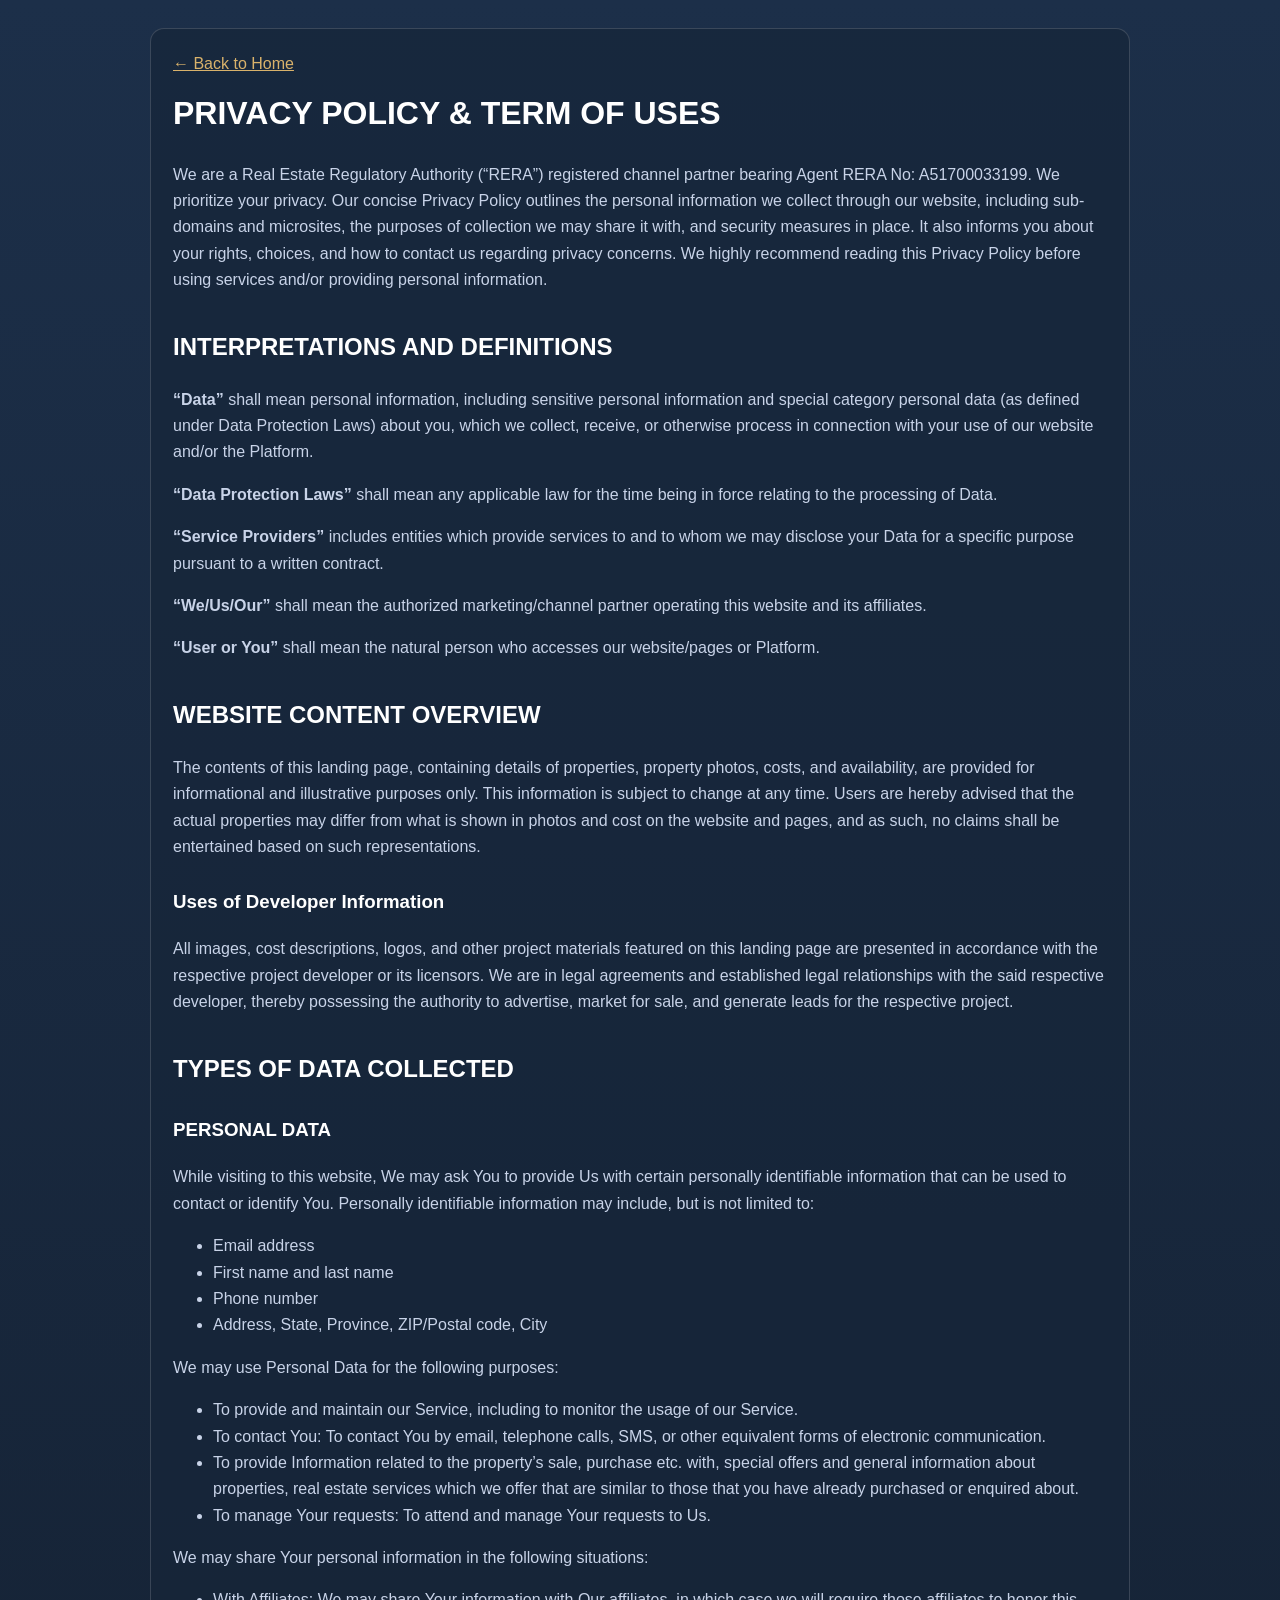
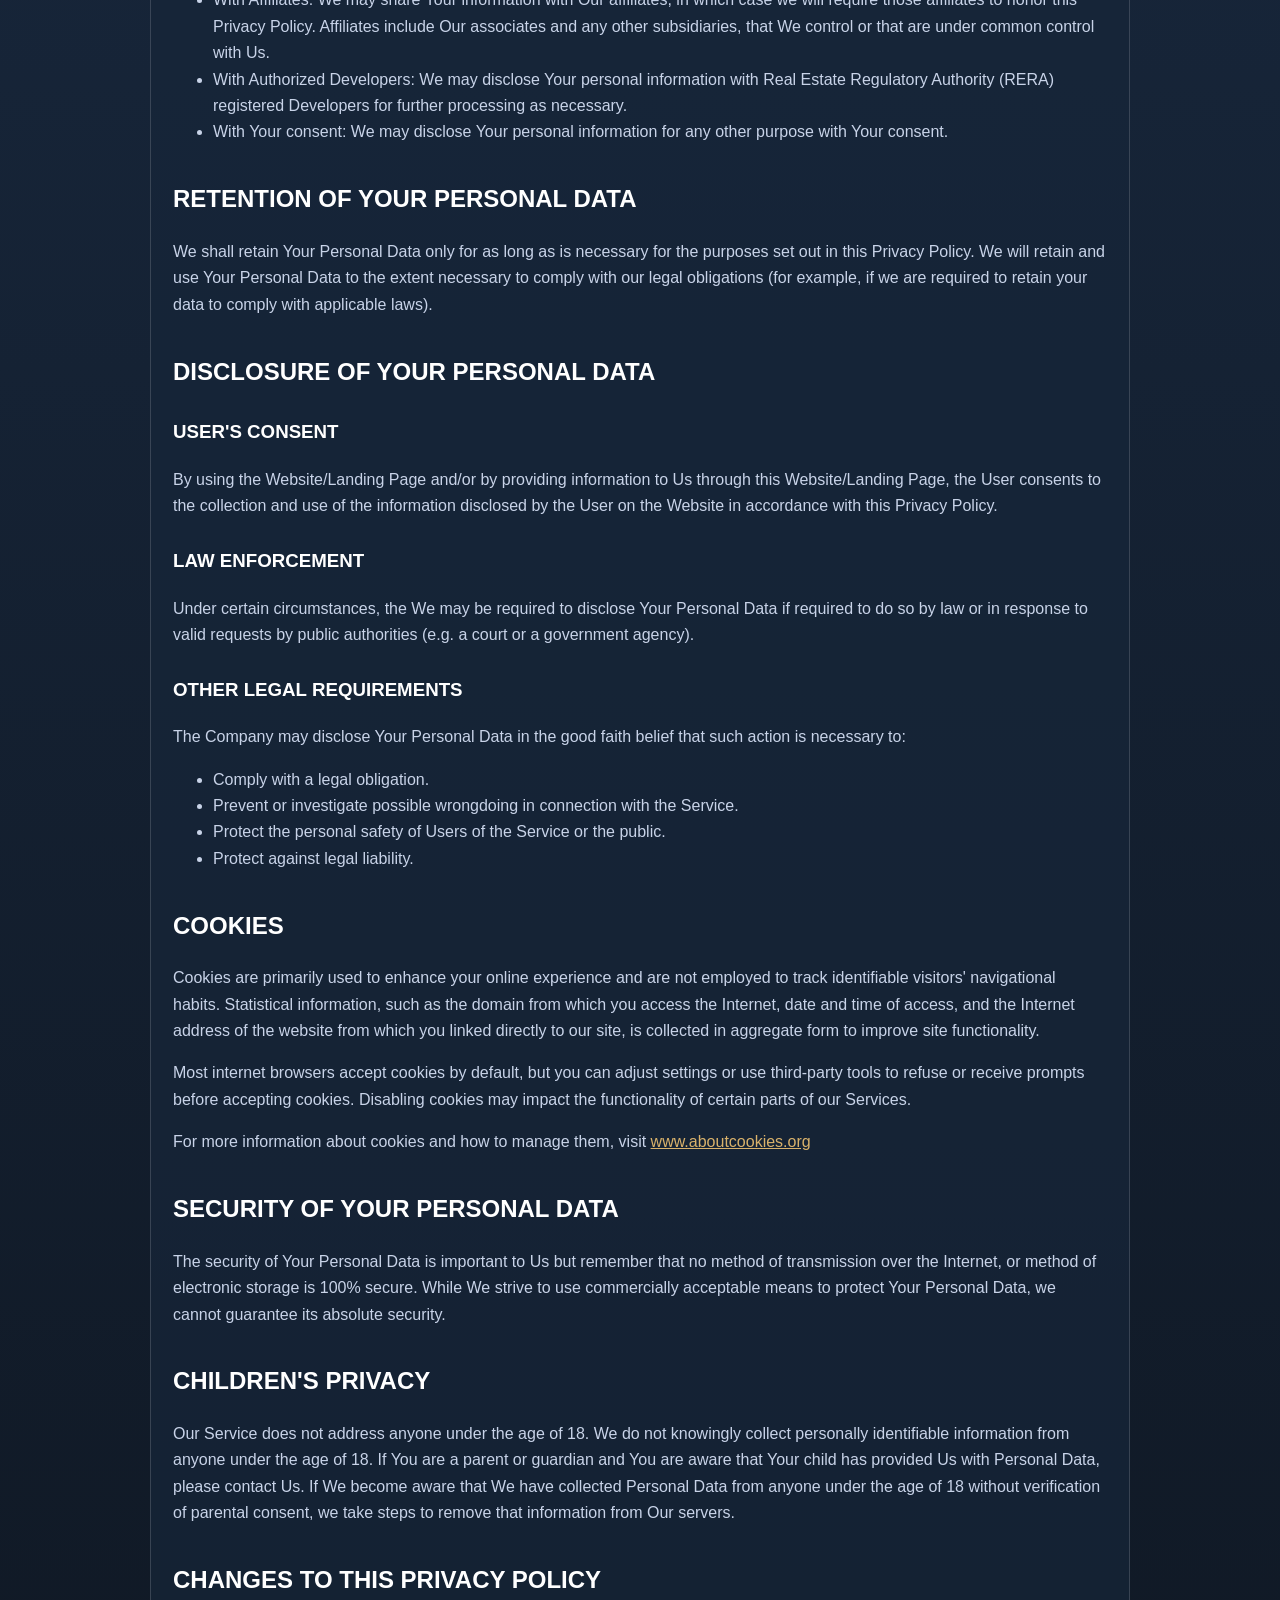
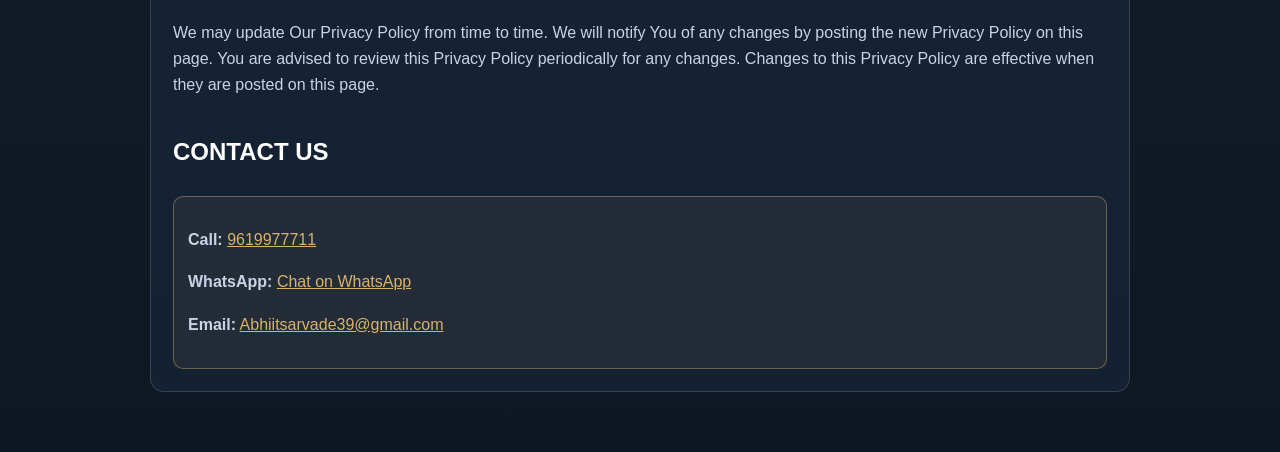
<file: privacy-policy.html>
<!DOCTYPE html>
<html lang="en">
<head>
  <meta charset="UTF-8">
  <meta name="viewport" content="width=device-width, initial-scale=1.0">
  <title>Privacy Policy & Disclaimer | Hiranandani Sands Alibaug</title>
  <style>
    :root {
      --bg: #0f1722;
      --panel: #17263a;
      --text: #e7eefb;
      --muted: #c8d3e8;
      --gold: #d9b26b;
    }
    * { box-sizing: border-box; }
    body {
      margin: 0;
      font-family: Arial, Helvetica, sans-serif;
      background: linear-gradient(180deg, #1c2f49, var(--bg));
      color: var(--text);
      line-height: 1.65;
    }
    .wrap {
      width: min(980px, 92%);
      margin: 28px auto 60px;
      padding: 22px;
      background: rgba(23, 38, 58, 0.72);
      border: 1px solid rgba(255, 255, 255, 0.15);
      border-radius: 14px;
    }
    h1, h2, h3 { color: #fff; margin-top: 1.4em; }
    h1 { margin-top: 0; font-size: 2rem; }
    p, li { color: var(--muted); }
    ul { margin-top: 8px; }
    a { color: var(--gold); }
    .top-link { display: inline-block; margin-bottom: 10px; }
    .contact-box {
      margin-top: 24px;
      padding: 14px;
      border: 1px solid rgba(217, 178, 107, 0.4);
      border-radius: 10px;
      background: rgba(217, 178, 107, 0.08);
    }
  </style>
</head>
<body>
  <div class="wrap">
    <a class="top-link" href="index.html">← Back to Home</a>
    <h1>PRIVACY POLICY & TERM OF USES</h1>
    <p>We are a Real Estate Regulatory Authority (“RERA”) registered channel partner bearing Agent RERA No: A51700033199. We prioritize your privacy. Our concise Privacy Policy outlines the personal information we collect through our website, including sub-domains and microsites, the purposes of collection we may share it with, and security measures in place. It also informs you about your rights, choices, and how to contact us regarding privacy concerns. We highly recommend reading this Privacy Policy before using services and/or providing personal information.</p>

    <h2>INTERPRETATIONS AND DEFINITIONS</h2>
    <p><strong>“Data”</strong> shall mean personal information, including sensitive personal information and special category personal data (as defined under Data Protection Laws) about you, which we collect, receive, or otherwise process in connection with your use of our website and/or the Platform.</p>
    <p><strong>“Data Protection Laws”</strong> shall mean any applicable law for the time being in force relating to the processing of Data.</p>
    <p><strong>“Service Providers”</strong> includes entities which provide services to and to whom we may disclose your Data for a specific purpose pursuant to a written contract.</p>
    <p><strong>“We/Us/Our”</strong> shall mean the authorized marketing/channel partner operating this website and its affiliates.</p>
    <p><strong>“User or You”</strong> shall mean the natural person who accesses our website/pages or Platform.</p>

    <h2>WEBSITE CONTENT OVERVIEW</h2>
    <p>The contents of this landing page, containing details of properties, property photos, costs, and availability, are provided for informational and illustrative purposes only. This information is subject to change at any time. Users are hereby advised that the actual properties may differ from what is shown in photos and cost on the website and pages, and as such, no claims shall be entertained based on such representations.</p>

    <h3>Uses of Developer Information</h3>
    <p>All images, cost descriptions, logos, and other project materials featured on this landing page are presented in accordance with the respective project developer or its licensors. We are in legal agreements and established legal relationships with the said respective developer, thereby possessing the authority to advertise, market for sale, and generate leads for the respective project.</p>

    <h2>TYPES OF DATA COLLECTED</h2>
    <h3>PERSONAL DATA</h3>
    <p>While visiting to this website, We may ask You to provide Us with certain personally identifiable information that can be used to contact or identify You. Personally identifiable information may include, but is not limited to:</p>
    <ul>
      <li>Email address</li>
      <li>First name and last name</li>
      <li>Phone number</li>
      <li>Address, State, Province, ZIP/Postal code, City</li>
    </ul>
    <p>We may use Personal Data for the following purposes:</p>
    <ul>
      <li>To provide and maintain our Service, including to monitor the usage of our Service.</li>
      <li>To contact You: To contact You by email, telephone calls, SMS, or other equivalent forms of electronic communication.</li>
      <li>To provide Information related to the property’s sale, purchase etc. with, special offers and general information about properties, real estate services which we offer that are similar to those that you have already purchased or enquired about.</li>
      <li>To manage Your requests: To attend and manage Your requests to Us.</li>
    </ul>
    <p>We may share Your personal information in the following situations:</p>
    <ul>
      <li>With Affiliates: We may share Your information with Our affiliates, in which case we will require those affiliates to honor this Privacy Policy. Affiliates include Our associates and any other subsidiaries, that We control or that are under common control with Us.</li>
      <li>With Authorized Developers: We may disclose Your personal information with Real Estate Regulatory Authority (RERA) registered Developers for further processing as necessary.</li>
      <li>With Your consent: We may disclose Your personal information for any other purpose with Your consent.</li>
    </ul>

    <h2>RETENTION OF YOUR PERSONAL DATA</h2>
    <p>We shall retain Your Personal Data only for as long as is necessary for the purposes set out in this Privacy Policy. We will retain and use Your Personal Data to the extent necessary to comply with our legal obligations (for example, if we are required to retain your data to comply with applicable laws).</p>

    <h2>DISCLOSURE OF YOUR PERSONAL DATA</h2>
    <h3>USER'S CONSENT</h3>
    <p>By using the Website/Landing Page and/or by providing information to Us through this Website/Landing Page, the User consents to the collection and use of the information disclosed by the User on the Website in accordance with this Privacy Policy.</p>

    <h3>LAW ENFORCEMENT</h3>
    <p>Under certain circumstances, the We may be required to disclose Your Personal Data if required to do so by law or in response to valid requests by public authorities (e.g. a court or a government agency).</p>

    <h3>OTHER LEGAL REQUIREMENTS</h3>
    <p>The Company may disclose Your Personal Data in the good faith belief that such action is necessary to:</p>
    <ul>
      <li>Comply with a legal obligation.</li>
      <li>Prevent or investigate possible wrongdoing in connection with the Service.</li>
      <li>Protect the personal safety of Users of the Service or the public.</li>
      <li>Protect against legal liability.</li>
    </ul>

    <h2>COOKIES</h2>
    <p>Cookies are primarily used to enhance your online experience and are not employed to track identifiable visitors' navigational habits. Statistical information, such as the domain from which you access the Internet, date and time of access, and the Internet address of the website from which you linked directly to our site, is collected in aggregate form to improve site functionality.</p>
    <p>Most internet browsers accept cookies by default, but you can adjust settings or use third-party tools to refuse or receive prompts before accepting cookies. Disabling cookies may impact the functionality of certain parts of our Services.</p>
    <p>For more information about cookies and how to manage them, visit <a href="https://www.aboutcookies.org" target="_blank" rel="noopener noreferrer">www.aboutcookies.org</a></p>

    <h2>SECURITY OF YOUR PERSONAL DATA</h2>
    <p>The security of Your Personal Data is important to Us but remember that no method of transmission over the Internet, or method of electronic storage is 100% secure. While We strive to use commercially acceptable means to protect Your Personal Data, we cannot guarantee its absolute security.</p>

    <h2>CHILDREN'S PRIVACY</h2>
    <p>Our Service does not address anyone under the age of 18. We do not knowingly collect personally identifiable information from anyone under the age of 18. If You are a parent or guardian and You are aware that Your child has provided Us with Personal Data, please contact Us. If We become aware that We have collected Personal Data from anyone under the age of 18 without verification of parental consent, we take steps to remove that information from Our servers.</p>

    <h2>CHANGES TO THIS PRIVACY POLICY</h2>
    <p>We may update Our Privacy Policy from time to time. We will notify You of any changes by posting the new Privacy Policy on this page. You are advised to review this Privacy Policy periodically for any changes. Changes to this Privacy Policy are effective when they are posted on this page.</p>

    <h2>CONTACT US</h2>
    <div class="contact-box">
      <p><strong>Call:</strong> <a href="tel:9619977711">9619977711</a></p>
      <p><strong>WhatsApp:</strong> <a href="https://wa.me/919619977711" target="_blank" rel="noopener noreferrer">Chat on WhatsApp</a></p>
      <p><strong>Email:</strong> <a href="mailto:Abhiitsarvade39@gmail.com">Abhiitsarvade39@gmail.com</a></p>
    </div>
  </div>
</body>
</html>
</file>
<file: style.css>
:root {
  --bg: #0f1722;
  --bg-soft: #162437;
  --section: #111d2d;
  --text: #edf1f7;
  --muted: #c5cede;
  --gold: #d9b26b;
  --gold-dark: #b8904b;
  --white: #ffffff;
  --card: rgba(255, 255, 255, 0.06);
  --border: rgba(217, 178, 107, 0.35);
}

* {
  box-sizing: border-box;
  margin: 0;
  padding: 0;
}

html {
  scroll-behavior: smooth;
}

body {
  font-family: "Inter", sans-serif;
  background: radial-gradient(circle at top, #1f3450 0%, var(--bg) 40%, #0c131d 100%);
  color: var(--text);
  line-height: 1.6;
  overflow-x: hidden;
}

img {
  max-width: 100%;
  display: block;
}

a {
  color: inherit;
  text-decoration: none;
}

.container {
  width: min(1120px, 92%);
  margin: 0 auto;
}

.topbar {
  position: sticky;
  top: 0;
  z-index: 30;
  backdrop-filter: blur(10px);
  background: rgba(8, 13, 20, 0.75);
  border-bottom: 1px solid rgba(255, 255, 255, 0.08);
}

.nav-wrap {
  min-height: 78px;
  display: flex;
  align-items: center;
  justify-content: space-between;
  gap: 20px;
  position: relative;
}

.brand {
  font-family: "Cormorant Garamond", serif;
  font-size: 1.7rem;
  font-weight: 700;
  letter-spacing: 0.4px;
}

.nav-links {
  display: flex;
  gap: 22px;
  font-weight: 500;
  color: var(--muted);
}

.nav-links a:hover {
  color: var(--gold);
}

.menu-toggle {
  display: none;
  width: 44px;
  height: 44px;
  border-radius: 10px;
  border: 1px solid rgba(255, 255, 255, 0.18);
  background: rgba(255, 255, 255, 0.05);
  align-items: center;
  justify-content: center;
  flex-direction: column;
  gap: 5px;
  cursor: pointer;
}

.menu-toggle span {
  display: block;
  width: 20px;
  height: 2px;
  background: #e6edf8;
  transition: transform 0.25s ease, opacity 0.25s ease;
}

.btn {
  display: inline-flex;
  align-items: center;
  justify-content: center;
  padding: 11px 22px;
  border-radius: 999px;
  font-weight: 600;
  font-size: 0.95rem;
  transition: 0.25s ease;
  border: 1px solid transparent;
  cursor: pointer;
}

.btn-gold {
  background: linear-gradient(135deg, var(--gold), #f1d399);
  color: #241b0d;
}

.btn-gold:hover {
  transform: translateY(-2px);
  background: linear-gradient(135deg, #f1d399, var(--gold));
  box-shadow: 0 10px 24px rgba(217, 178, 107, 0.35);
}

.btn-light {
  background: rgba(255, 255, 255, 0.2);
  border-color: rgba(255, 255, 255, 0.5);
  color: var(--white);
}

.btn-light:hover {
  background: rgba(255, 255, 255, 0.32);
}

.btn-outline {
  border-color: var(--border);
  color: var(--gold);
  background: rgba(217, 178, 107, 0.08);
}

.btn-outline:hover {
  background: rgba(217, 178, 107, 0.16);
}

.hero {
  min-height: 90vh;
  position: relative;
  background: url("assets/1.png") center/cover no-repeat;
  display: flex;
  align-items: center;
}

.hero-overlay {
  position: absolute;
  inset: 0;
  background:
    linear-gradient(115deg, rgba(10, 16, 27, 0.88), rgba(10, 16, 27, 0.45) 45%, rgba(10, 16, 27, 0.72)),
    radial-gradient(circle at top left, rgba(217, 178, 107, 0.2), transparent 52%);
}

.hero-content {
  position: relative;
  z-index: 1;
  max-width: 730px;
  padding: 70px 0;
  animation: riseIn 1s ease both;
}

.eyebrow {
  color: var(--gold);
  letter-spacing: 1.7px;
  text-transform: uppercase;
  font-size: 0.78rem;
  font-weight: 600;
  margin-bottom: 12px;
}

h1,
h2,
h3 {
  font-family: "Cormorant Garamond", serif;
  line-height: 1.1;
}

h1 {
  font-size: clamp(2.1rem, 5vw, 4rem);
  margin-bottom: 18px;
}

h2 {
  font-size: clamp(1.9rem, 3.7vw, 3rem);
  margin-bottom: 18px;
}

h3 {
  font-size: 1.65rem;
  margin-bottom: 8px;
}

.hero-copy {
  max-width: 640px;
  color: #dbe2ed;
  font-size: 1.05rem;
}

.hero-actions {
  margin-top: 28px;
  display: flex;
  gap: 12px;
  flex-wrap: wrap;
}

.section {
  padding: 86px 0;
  background: linear-gradient(180deg, rgba(255, 255, 255, 0.01), transparent);
}

.section:nth-child(even) {
  background: linear-gradient(180deg, rgba(255, 255, 255, 0.02), rgba(255, 255, 255, 0));
}

.section-head h2 {
  margin-bottom: 0;
}

.overview-list {
  margin-top: 14px;
  list-style: none;
  display: grid;
  gap: 9px;
}

.overview-panel {
  background: linear-gradient(135deg, #152b47, #11233b);
  border: 1px solid rgba(255, 255, 255, 0.12);
  border-radius: 18px;
  padding: 22px;
}

.overview-wrap,
.overview-panel {
  display: grid;
  grid-template-columns: 1fr 1fr;
  gap: 22px;
  align-items: start;
}

.overview-list li {
  position: relative;
  padding-left: 22px;
  color: #dce4f3;
}

.overview-list li::before {
  content: "";
  width: 8px;
  height: 8px;
  border-radius: 50%;
  background: linear-gradient(135deg, #f0ca89, #d9b26b);
  position: absolute;
  left: 0;
  top: 10px;
}

.overview-action {
  margin-top: 22px;
}

.overview-image img {
  width: 100%;
  min-height: 250px;
  object-fit: cover;
  border-radius: 14px;
  border: 4px solid rgba(255, 255, 255, 0.85);
  box-shadow: 0 20px 40px rgba(0, 0, 0, 0.28);
}

.overview-image {
  display: grid;
  gap: 14px;
}

.inline-head {
  display: flex;
  align-items: center;
  justify-content: space-between;
  gap: 16px;
}

.small {
  padding: 9px 16px;
  font-size: 0.88rem;
}

.sub-title {
  margin-top: 14px;
  font-size: 1.5rem;
}

.price-wrap {
  margin-top: 22px;
  display: grid;
  grid-template-columns: 1.8fr 0.8fr;
  gap: 20px;
  align-items: center;
}

.table-card {
  overflow-x: auto;
  border: 1px solid rgba(255, 255, 255, 0.14);
  border-radius: 14px;
  background: rgba(255, 255, 255, 0.04);
}

table {
  width: 100%;
  border-collapse: collapse;
  min-width: 620px;
}

th,
td {
  text-align: left;
  padding: 14px 12px;
  border-bottom: 1px solid rgba(255, 255, 255, 0.08);
}

thead th {
  background: rgba(255, 255, 255, 0.08);
  color: #f2f5fb;
  font-weight: 600;
}

.chip {
  display: inline-block;
  background: rgba(217, 178, 107, 0.22);
  border: 1px solid var(--border);
  border-radius: 8px;
  padding: 6px 10px;
  color: #f8ddb0;
  font-size: 0.85rem;
}

.chip:hover {
  background: rgba(217, 178, 107, 0.34);
}

.pricing-side {
  text-align: center;
  border: 1px solid var(--border);
  border-radius: 14px;
  padding: 12px;
  background: rgba(217, 178, 107, 0.08);
  cursor: pointer;
  transition: transform 0.25s ease, box-shadow 0.25s ease;
}

.pricing-side:hover {
  transform: translateY(-3px);
  box-shadow: 0 14px 30px rgba(0, 0, 0, 0.25);
}

.pricing-side p {
  margin-top: 10px;
  color: #f0d6a8;
}

.center {
  text-align: center;
}

.plan-grid {
  margin-top: 20px;
  display: grid;
  grid-template-columns: repeat(2, 1fr);
  gap: 18px;
}

.frame-card {
  border: 1px solid var(--border);
  background: linear-gradient(165deg, rgba(217, 178, 107, 0.18), rgba(255, 255, 255, 0.02));
  border-radius: 16px;
  padding: 12px;
  transition: transform 0.25s ease;
}

.frame-card:hover {
  transform: translateY(-4px);
}

.frame-card img {
  border-radius: 10px;
  width: 100%;
  aspect-ratio: 16 / 9;
  object-fit: cover;
}

.frame-card h3 {
  text-align: center;
  font-size: 1.35rem;
  margin-top: 8px;
}

.unit-plan-card {
  position: relative;
  overflow: hidden;
}

.unit-plan-card img {
  filter: blur(4px) brightness(0.7);
  transform: scale(1.03);
}

.unit-plan-overlay {
  position: absolute;
  inset: 0;
  display: flex;
  flex-direction: column;
  align-items: center;
  justify-content: center;
  text-align: center;
  background: linear-gradient(180deg, rgba(8, 14, 22, 0.22), rgba(8, 14, 22, 0.5));
  padding: 14px;
}

.unit-plan-overlay h3 {
  margin: 0;
  font-size: 1.5rem;
  color: #ffffff;
}

.unit-plan-overlay p {
  margin-top: 4px;
  color: #f0ca89;
  font-weight: 600;
  letter-spacing: 0.3px;
}

.amenity-grid {
  margin-top: 22px;
  display: grid;
  grid-template-columns: repeat(3, 1fr);
  gap: 14px;
}

.amenity-card {
  border: 1px solid rgba(255, 255, 255, 0.15);
  border-radius: 14px;
  background: linear-gradient(160deg, rgba(217, 178, 107, 0.2), rgba(255, 255, 255, 0.03));
  padding: 20px 16px;
  display: flex;
  align-items: center;
  gap: 12px;
  font-weight: 600;
  color: #f0f4fb;
  transition: transform 0.25s ease, box-shadow 0.25s ease;
}

.amenity-card svg {
  width: 28px;
  height: 28px;
  border-radius: 50%;
  display: inline-flex;
  align-items: center;
  justify-content: center;
  color: #2e1f0d;
  background: linear-gradient(135deg, #f0ca89, #d9b26b);
}

.amenity-card:hover {
  transform: translateY(-4px);
  box-shadow: 0 16px 30px rgba(0, 0, 0, 0.28);
}

.gallery-carousel {
  position: relative;
  margin-top: 24px;
  border-radius: 16px;
  overflow: hidden;
  border: 1px solid rgba(255, 255, 255, 0.16);
  background: rgba(255, 255, 255, 0.03);
}

.carousel-track {
  display: flex;
  transition: transform 0.45s ease;
}

.carousel-track img {
  width: 100%;
  flex: 0 0 100%;
  min-height: 420px;
  object-fit: cover;
}

.carousel-btn {
  position: absolute;
  top: 50%;
  transform: translateY(-50%);
  width: 42px;
  height: 42px;
  border-radius: 50%;
  border: 1px solid rgba(255, 255, 255, 0.5);
  background: rgba(10, 16, 24, 0.6);
  color: #fff;
  font-size: 1.2rem;
  cursor: pointer;
  z-index: 3;
}

.carousel-btn.prev {
  left: 12px;
}

.carousel-btn.next {
  right: 12px;
}

.carousel-dots {
  position: absolute;
  left: 50%;
  transform: translateX(-50%);
  bottom: 14px;
  display: flex;
  gap: 8px;
  z-index: 3;
}

.carousel-dots button {
  width: 9px;
  height: 9px;
  border-radius: 50%;
  border: 0;
  background: rgba(255, 255, 255, 0.55);
  cursor: pointer;
}

.carousel-dots button.active {
  background: #d9b26b;
}

.location-grid {
  margin-top: 14px;
  display: grid;
  grid-template-columns: 1.25fr 1fr;
  gap: 22px;
}

.map-card {
  border-radius: 14px;
  overflow: hidden;
  border: 1px solid var(--border);
}

.map-card iframe {
  width: 100%;
  height: 350px;
  border: 0;
}

.nearby {
  border: 1px solid rgba(255, 255, 255, 0.14);
  border-radius: 14px;
  background: rgba(255, 255, 255, 0.04);
  padding: 20px;
}

.nearby h3 {
  margin-bottom: 10px;
}

.nearby ul {
  list-style: none;
}

.nearby li {
  margin-bottom: 10px;
  padding-left: 0;
  display: flex;
  align-items: center;
  gap: 8px;
}

.nearby li i {
  color: #ff6b6b;
  width: 14px;
}

.long-copy {
  color: #d4deee;
  margin-top: 12px;
}

.about-wrap {
  display: grid;
  grid-template-columns: 0.9fr 1.1fr;
  gap: 26px;
  align-items: center;
}

.about-image img {
  border-radius: 16px;
  border: 1px solid rgba(255, 255, 255, 0.14);
  box-shadow: 0 18px 38px rgba(0, 0, 0, 0.32);
}

.faq-list {
  margin-top: 16px;
  display: grid;
  gap: 10px;
}

.faq-list details {
  border: 1px solid rgba(255, 255, 255, 0.16);
  border-radius: 10px;
  background: rgba(255, 255, 255, 0.04);
  overflow: hidden;
}

.faq-list summary {
  list-style: none;
  cursor: pointer;
  padding: 14px 16px;
  font-weight: 600;
  background: rgba(217, 178, 107, 0.22);
}

.faq-list details p {
  padding: 14px 16px 16px;
  color: #e0e8f6;
}

.cta-wrap {
  border: 1px solid var(--border);
  border-radius: 20px;
  background: linear-gradient(135deg, rgba(217, 178, 107, 0.12), rgba(255, 255, 255, 0.05));
  padding: 34px;
  display: flex;
  align-items: center;
  justify-content: space-between;
  gap: 26px;
}

.contact-grid {
  display: grid;
  grid-template-columns: 1fr 1fr;
  gap: 28px;
}

.feature-list {
  margin-top: 16px;
  list-style: none;
}

.feature-list li {
  margin-bottom: 9px;
  color: var(--muted);
}

.icon-list li {
  display: flex;
  align-items: center;
  gap: 8px;
}

.icon-list i {
  width: 16px;
  color: var(--gold);
}

.contact-form {
  background: var(--card);
  border: 1px solid rgba(255, 255, 255, 0.1);
  border-radius: 16px;
  padding: 24px;
}

.contact-form label {
  display: inline-block;
  margin: 10px 0 6px;
  font-weight: 600;
  color: #e6ebf5;
}

.contact-form input,
.contact-form textarea {
  width: 100%;
  border: 1px solid rgba(255, 255, 255, 0.2);
  background: rgba(255, 255, 255, 0.06);
  border-radius: 10px;
  padding: 11px 12px;
  color: var(--white);
  font-family: inherit;
  font-size: 0.95rem;
}

.contact-form input::placeholder,
.contact-form textarea::placeholder {
  color: #b3bed1;
}

.contact-form input:focus,
.contact-form textarea:focus {
  outline: none;
  border-color: var(--gold);
  box-shadow: 0 0 0 2px rgba(217, 178, 107, 0.25);
}

.full {
  width: 100%;
  margin-top: 14px;
}

.form-status {
  min-height: 24px;
  margin-top: 10px;
  font-size: 0.92rem;
  color: #cbd6e8;
}

.form-status.success {
  color: #7df0a4;
}

.form-status.error {
  color: #ff9a9a;
}

.footer {
  border-top: 1px solid rgba(255, 255, 255, 0.1);
  padding: 38px 0 90px;
  background: rgba(0, 0, 0, 0.2);
}

.footer-wrap {
  display: grid;
  gap: 10px;
  text-align: center;
  justify-items: center;
  font-size: 0.93rem;
  line-height: 1.45;
  color: #c0cbde;
}

.footer-brand h3 {
  font-family: "Cormorant Garamond", serif;
  font-size: 1.75rem;
  margin: 0;
}

.footer-brand span {
  display: block;
  font-size: 1rem;
  color: #f0ca89;
  letter-spacing: 1px;
}

.footer-qr-row {
  display: grid;
  grid-template-columns: repeat(4, 1fr);
  gap: 14px;
}

.footer-qr-row img {
  width: 86px;
  height: 86px;
  background: #fff;
  border-radius: 6px;
  padding: 4px;
  border: 1px solid rgba(255, 255, 255, 0.35);
}

.footer-note {
  max-width: 980px;
  font-size: 0.84rem;
  color: #aebad0;
}

.footer-links a {
  color: #d9b26b;
}

.floating-cta {
  position: fixed;
  right: 14px;
  bottom: 16px;
  display: grid;
  gap: 10px;
  z-index: 60;
}

.float-btn {
  width: 52px;
  height: 52px;
  border-radius: 50%;
  color: #fff;
  font-weight: 700;
  display: inline-flex;
  align-items: center;
  justify-content: center;
  box-shadow: 0 10px 20px rgba(0, 0, 0, 0.28);
  animation: pulse 2.3s ease-in-out infinite;
}

.float-btn svg {
  width: 24px;
  height: 24px;
  display: block;
}

.float-btn.whatsapp {
  background: linear-gradient(135deg, #1ca64d, #25d366);
}

.float-btn.call {
  background: linear-gradient(135deg, #d18728, #f0b25d);
  color: #2b1a06;
}

.modal {
  position: fixed;
  inset: 0;
  z-index: 120;
  opacity: 0;
  visibility: hidden;
  pointer-events: none;
  transition: opacity 0.25s ease, visibility 0.25s ease;
}

.modal.is-open {
  opacity: 1;
  visibility: visible;
  pointer-events: auto;
}

.modal-overlay {
  position: absolute;
  inset: 0;
  background: rgba(4, 9, 16, 0.72);
  backdrop-filter: blur(2px);
}

.modal-dialog {
  position: relative;
  width: min(560px, 92vw);
  margin: 6vh auto 0;
  padding: 26px;
  border-radius: 16px;
  border: 1px solid rgba(255, 255, 255, 0.14);
  background: linear-gradient(180deg, #1a2a3f, #101a27);
  box-shadow: 0 24px 60px rgba(0, 0, 0, 0.5);
  transform: translateY(16px) scale(0.98);
  opacity: 0;
  transition: transform 0.28s ease, opacity 0.28s ease;
}

.modal.is-open .modal-dialog {
  transform: translateY(0) scale(1);
  opacity: 1;
}

.modal-close {
  position: absolute;
  right: 10px;
  top: 10px;
  width: 34px;
  height: 34px;
  border: 1px solid rgba(255, 255, 255, 0.5);
  border-radius: 8px;
  background: rgba(217, 178, 107, 0.22);
  color: #ffffff;
  font-size: 1.55rem;
  font-weight: 700;
  line-height: 1;
  cursor: pointer;
  z-index: 2;
}

.modal-close:hover {
  background: rgba(217, 178, 107, 0.38);
}

.modal-copy {
  color: #cad5e9;
  margin-bottom: 14px;
}

.no-scroll {
  overflow: hidden;
}

.reveal {
  animation: fadeInUp 0.85s ease both;
}

@keyframes fadeInUp {
  from {
    opacity: 0;
    transform: translateY(28px);
  }
  to {
    opacity: 1;
    transform: translateY(0);
  }
}

@keyframes riseIn {
  from {
    opacity: 0;
    transform: translateY(22px);
  }
  to {
    opacity: 1;
    transform: translateY(0);
  }
}

@keyframes pulse {
  0%,
  100% {
    transform: scale(1);
  }
  50% {
    transform: scale(1.05);
  }
}

@media (max-width: 1100px) {
  .price-wrap {
    grid-template-columns: 1fr;
  }
}

@media (max-width: 992px) {
  .nav-wrap {
    min-height: 70px;
    flex-wrap: nowrap;
  }

  .brand {
    font-size: 1.4rem;
  }

  .menu-toggle {
    display: inline-flex;
    order: 2;
  }

  .nav-links {
    position: absolute;
    left: 0;
    right: 0;
    top: calc(100% + 8px);
    z-index: 50;
    display: grid;
    grid-template-columns: 1fr;
    gap: 4px;
    padding: 10px;
    border-radius: 12px;
    border: 1px solid rgba(255, 255, 255, 0.12);
    background: rgba(9, 16, 25, 0.96);
    transform: translateY(-8px);
    opacity: 0;
    visibility: hidden;
    pointer-events: none;
    transition: opacity 0.25s ease, transform 0.25s ease, visibility 0.25s ease;
  }

  .nav-links a {
    padding: 11px 12px;
    border-radius: 8px;
    color: #d8e1f1;
    background: rgba(255, 255, 255, 0.02);
  }

  .nav-links a:hover {
    background: rgba(217, 178, 107, 0.2);
  }

  .topbar.nav-open .nav-links {
    transform: translateY(0);
    opacity: 1;
    visibility: visible;
    pointer-events: auto;
  }

  .topbar.nav-open .menu-toggle span:nth-child(1) {
    transform: translateY(7px) rotate(45deg);
  }

  .topbar.nav-open .menu-toggle span:nth-child(2) {
    opacity: 0;
  }

  .topbar.nav-open .menu-toggle span:nth-child(3) {
    transform: translateY(-7px) rotate(-45deg);
  }

  .nav-wrap > .btn-outline {
    display: none;
  }

  .inline-head {
    flex-direction: column;
    align-items: flex-start;
  }

  .plan-grid,
  .location-grid,
  .overview-wrap,
  .overview-panel,
  .about-wrap,
  .contact-grid {
    grid-template-columns: 1fr;
  }

  .overview-image img {
    min-height: 220px;
  }

  .amenity-grid {
    grid-template-columns: repeat(2, 1fr);
  }
}

@media (max-width: 640px) {
  .hero {
    min-height: 82vh;
    background-position: 72% center;
  }

  h1 {
    font-size: clamp(1.75rem, 8vw, 2.4rem);
  }

  h2 {
    font-size: clamp(1.55rem, 7vw, 2rem);
  }

  .hero-copy {
    font-size: 0.98rem;
  }

  .section {
    padding: 64px 0;
  }

  .hero-actions .btn,
  .btn {
    width: 100%;
  }

  .menu-toggle {
    width: 42px;
    height: 42px;
  }

  .gallery-grid {
    grid-template-columns: 1fr;
  }

  .carousel-track img {
    min-height: 280px;
  }

  .carousel-btn {
    width: 36px;
    height: 36px;
  }

  .footer-qr-row {
    grid-template-columns: repeat(2, 1fr);
  }

  .map-card iframe {
    height: 280px;
  }

  .cta-wrap {
    padding: 22px;
  }

  .floating-cta {
    right: 10px;
    bottom: 10px;
  }

  .float-btn {
    width: 48px;
    height: 48px;
  }

  .amenity-grid {
    grid-template-columns: 1fr;
  }

  .modal-dialog {
    margin-top: 5vh;
    padding: 20px;
  }

  .table-card {
    overflow-x: visible;
    background: transparent;
    border: 0;
  }

  table {
    min-width: 0;
    width: 100%;
    border-collapse: separate;
    border-spacing: 0;
  }

  thead {
    display: none;
  }

  tbody {
    display: grid;
    gap: 14px;
  }

  tbody tr {
    display: grid;
    gap: 8px;
    padding: 12px;
    border: 1px solid rgba(255, 255, 255, 0.14);
    border-radius: 12px;
    background: rgba(255, 255, 255, 0.05);
  }

  tbody td {
    display: block;
    padding: 0;
    border: 0;
    word-break: break-word;
  }
}

@media (prefers-reduced-motion: reduce) {
  .reveal,
  .hero-content,
  .float-btn {
    animation: none;
  }

  .btn,
  .gallery-grid img,
  .frame-card {
    transition: none;
  }
}
</file>
